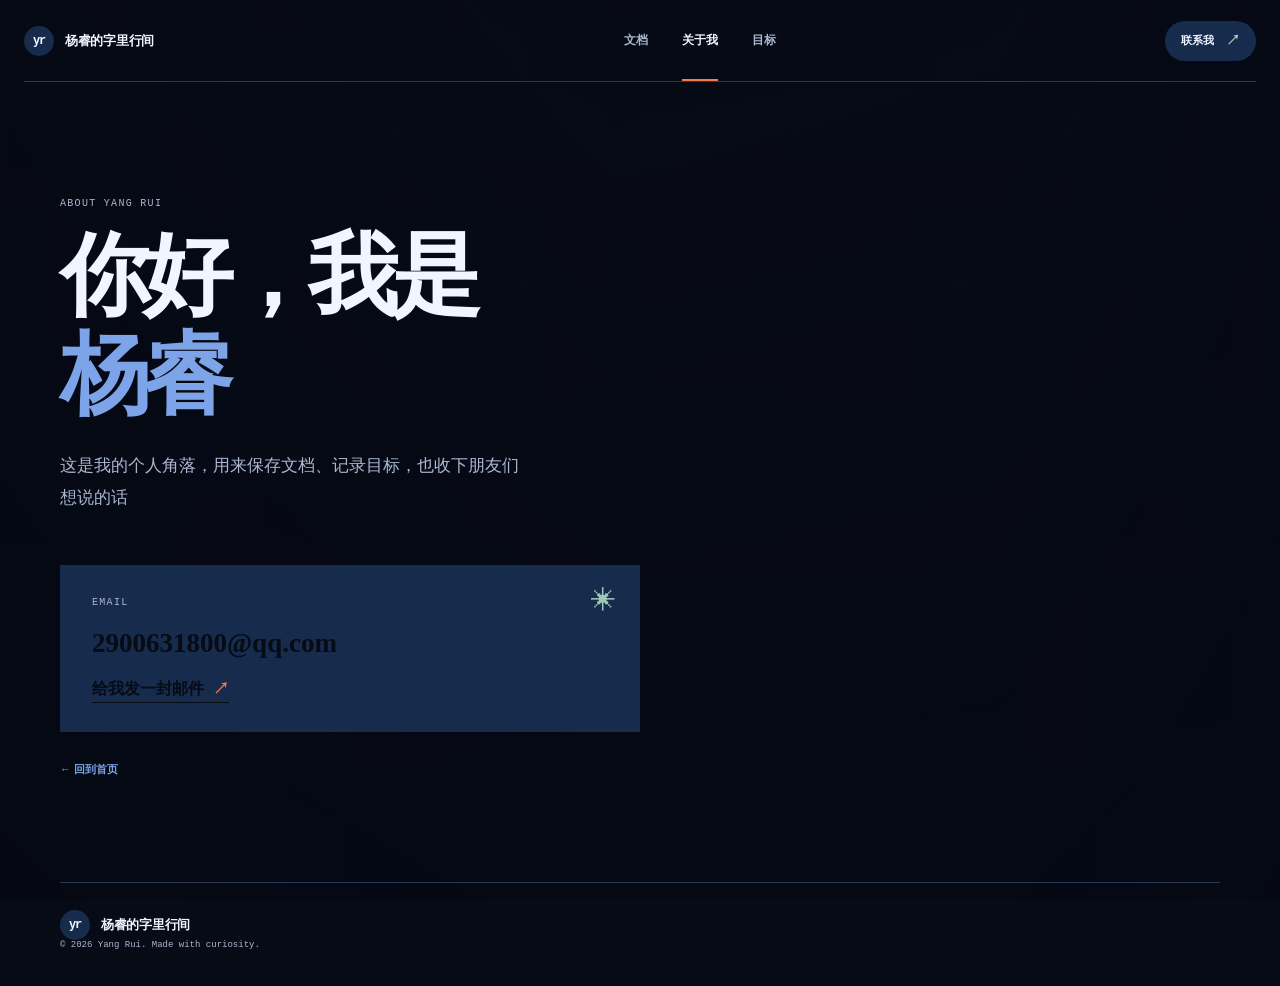
<file: about.html>
<!doctype html><html lang="zh-CN" class="dark"><head><meta charset="UTF-8"/><meta name="viewport" content="width=device-width,initial-scale=1.0"/><title>关于杨睿 · 个人博客</title><link rel="stylesheet" href="styles.css?v=20261001-darkjj"/></head><body><div class="site-shell"><header class="topbar"><a class="brand" href="index.html"><span class="brand-mark">yr</span><span>杨睿的字里行间</span></a><nav class="nav-links"><a href="index.html#documents">文档</a><a class="active" href="about.html">关于我</a><a href="index.html#goals">目标</a></nav><div class="top-actions"><a class="subscribe-button" href="mailto:2900631800@qq.com">联系我 <span>↗</span></a></div></header><main><section class="about-page section-wrap"><p class="eyebrow">ABOUT YANG RUI</p><h1>你好，我是<br/><em>杨睿</em></h1><p class="about-lead">这是我的个人角落，用来保存文档、记录目标，也收下朋友们想说的话</p><div class="contact-card"><span class="newsletter-icon">✳</span><p class="eyebrow">EMAIL</p><h2>2900631800@qq.com</h2><a class="text-link" href="mailto:2900631800@qq.com">给我发一封邮件 <span>↗</span></a></div><a class="back-link" href="index.html">← 回到首页</a></section></main><footer class="footer section-wrap"><div class="footer-brand"><span class="brand-mark">yr</span><span>杨睿的字里行间</span></div><div class="footer-bottom"><span>© 2026 Yang Rui. Made with curiosity.</span></div></footer></div></body></html>
</file>
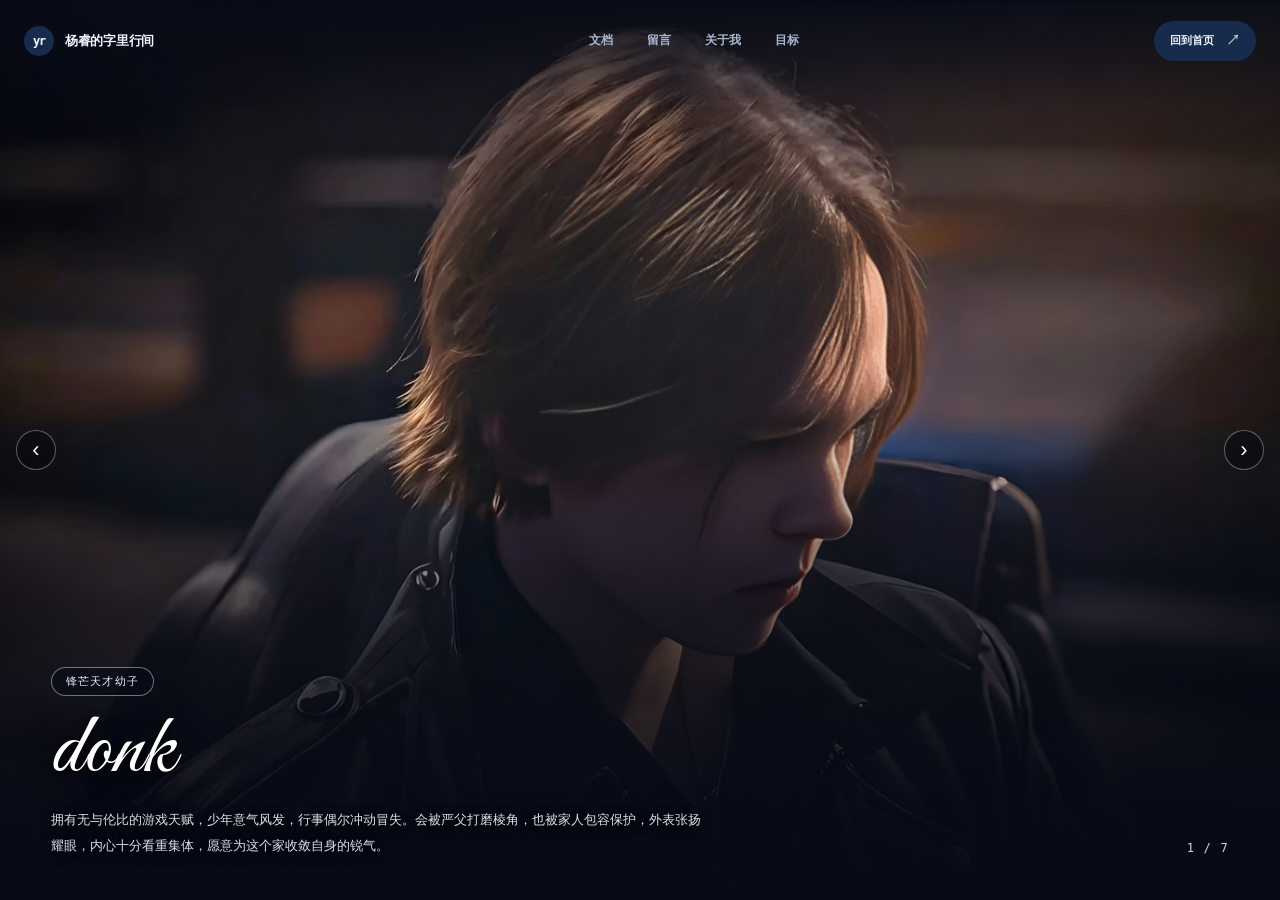
<file: cs2.html>
<!doctype html>
<html lang="zh-CN" class="dark">
  <head>
    <meta charset="UTF-8" />
    <meta name="viewport" content="width=device-width, initial-scale=1.0" />
    <title>Team Spirit · 杨睿的 CS2 主队</title>
    <link rel="preconnect" href="https://fonts.googleapis.com" />
    <link rel="preconnect" href="https://fonts.gstatic.com" crossorigin />
    <link href="https://fonts.googleapis.com/css2?family=Great+Vibes&display=swap" rel="stylesheet" />
    <link rel="stylesheet" href="styles.css?v=20261002-stage3" />
  </head>
  <body class="stage-page">
    <div class="site-shell">
      <header class="topbar">
        <a class="brand" href="index.html" aria-label="回到首页"><span class="brand-mark">yr</span><span>杨睿的字里行间</span></a>
        <nav class="nav-links" aria-label="主导航"><a href="index.html#documents">文档</a><a href="index.html#guestbook">留言</a><a href="about.html">关于我</a><a href="index.html#goals">目标</a></nav>
        <div class="top-actions"><a class="subscribe-button" href="index.html">回到首页 <span>↗</span></a></div>
      </header>

      <main class="stage" id="stage">
        <figure class="stage-slide is-active">
          <img class="stage-photo" src="assets/players/stage-donk.jpg?v=20261002i" alt="donk" />
          <figcaption>
            <span class="stage-role">锋芒天才幼子</span>
            <span class="stage-name">donk</span>
            <span class="stage-desc">拥有无与伦比的游戏天赋，少年意气风发，行事偶尔冲动冒失。会被严父打磨棱角，也被家人包容保护，外表张扬耀眼，内心十分看重集体，愿意为这个家收敛自身的锐气。</span>
          </figcaption>
        </figure>

        <figure class="stage-slide">
          <img class="stage-photo" src="assets/players/stage-magixx.jpg?v=20261002i" alt="magixx" />
          <figcaption>
            <span class="stage-role">家中大哥</span>
            <span class="stage-name">magixx</span>
            <span class="stage-desc">作为队伍指挥，既要落实教练部署，又要照料一众弟妹。赛场背负巨大压力，私下擅长活跃氛围，遇事习惯主动背锅，串联起教练与选手，是维系家庭和睦可靠的顶梁柱。</span>
          </figcaption>
        </figure>

        <figure class="stage-slide">
          <img class="stage-photo" src="assets/players/stage-sh1ro.jpg?v=20261002i" alt="sh1ro" />
          <figcaption>
            <span class="stage-role">沉默自律二哥</span>
            <span class="stage-name">sh1ro</span>
            <span class="stage-desc">性格寡言内敛，对自我要求近乎严苛，几乎把全部时间投入训练。很少流露情绪，习惯独自消化挫败，不热衷热闹，可队伍陷入险境时，总会挺身而出，做沉默可靠的守护者。</span>
          </figcaption>
        </figure>

        <figure class="stage-slide">
          <img class="stage-photo" src="assets/players/stage-zont1x.webp?v=20261002i" alt="zont1x" style="object-position:50% 40%" />
          <figcaption>
            <span class="stage-role">沉稳二姐</span>
            <span class="stage-name">zont1x</span>
            <span class="stage-desc">不喜追逐聚光灯，甘愿包揽家里繁杂琐碎的事务，是家庭稳固的基石。拥有自己独立思考，敢于提出不一样的见解，平日里安静少言，可关键时刻足够靠谱，默默支撑整个家庭运转。</span>
          </figcaption>
        </figure>

        <figure class="stage-slide">
          <img class="stage-photo" src="assets/players/stage-tn1r.webp?v=20261002i" alt="tN1R" />
          <figcaption>
            <span class="stage-role">阳光小太阳弟弟</span>
            <span class="stage-name">tN1R</span>
            <span class="stage-desc">历经职业低谷与外界质疑，依旧保持乐观开朗。哪怕自身状态不顺，也会主动夸赞鼓舞队友，驱散队内压抑氛围。性格随和温暖，骨子里求胜心强烈，为家庭带来源源不断活力。</span>
          </figcaption>
        </figure>

        <figure class="stage-slide">
          <img class="stage-photo" src="assets/players/stage-hally.jpg?v=20261002i" alt="hally" />
          <figcaption>
            <span class="stage-role">严父</span>
            <span class="stage-name">hally</span>
            <span class="stage-desc">行事严格看重纪律，复盘时毫不留情指出问题，执掌队伍前进的大方向。外表严肃不苟言笑，却会替队员挡下外界非议，严厉之下藏着保护全队的心意，是整个家庭权威的掌舵人。</span>
          </figcaption>
        </figure>

        <figure class="stage-slide">
          <img class="stage-photo" src="assets/players/stage-s0tf1k.webp?v=20261002i" alt="S0tF1k" style="object-position:50% 10%" />
          <figcaption>
            <span class="stage-role">温柔慈母</span>
            <span class="stage-name">S0tF1k</span>
            <span class="stage-desc">作为严父的绝佳互补，擅长体察每个人的情绪波动，细心打磨战术细节。善于调解队内摩擦，在选手陷入自我否定时给予鼓励包容，默默守护少年们，给家庭带去温情与缓冲。</span>
          </figcaption>
        </figure>

        <button type="button" class="stage-arrow is-prev" id="stagePrev" aria-label="上一位">‹</button>
        <button type="button" class="stage-arrow is-next" id="stageNext" aria-label="下一位">›</button>
        <span class="stage-count" id="stageCount">1 / 7</span>
      </main>
    </div>

    <script>
      (function () {
        var slides = Array.prototype.slice.call(document.querySelectorAll('.stage-slide'));
        var counter = document.getElementById('stageCount');
        var current = 0;

        function show(index) {
          current = (index + slides.length) % slides.length;
          slides.forEach(function (slide, i) { slide.classList.toggle('is-active', i === current); });
          if (counter) counter.textContent = (current + 1) + ' / ' + slides.length;
        }

        document.getElementById('stagePrev').addEventListener('click', function () { show(current - 1); });
        document.getElementById('stageNext').addEventListener('click', function () { show(current + 1); });
        document.addEventListener('keydown', function (e) {
          if (e.key === 'ArrowLeft') show(current - 1);
          if (e.key === 'ArrowRight') show(current + 1);
        });
        show(0);
      })();
    </script>
  </body>
</html>
</file>
<file: styles.css>
:root {
  --paper: #f4f0e8;
  --paper-2: #ebe6dc;
  --ink: #1d2723;
  --muted: #69736e;
  --line: #d8d3c8;
  --green: #18263f;
  --green-2: #314d78;
  --orange: #ef6a45;
  --serif: 'Noto Serif SC', Georgia, serif;
  --sans: 'Manrope', -apple-system, BlinkMacSystemFont, 'Segoe UI', sans-serif;
  --mono: 'DM Mono', monospace;
}

* { box-sizing: border-box; }
html { scroll-behavior: smooth; }
body { margin: 0; background: var(--paper); color: var(--ink); font-family: var(--sans); transition: background .35s ease, color .35s ease; }
body::before { content: ''; position: fixed; inset: -8vh 0; z-index: -2; background-image: var(--wallpaper, none); background-size: cover; background-position: center calc(18% + var(--bg-shift, 0px)); opacity: .76; filter: saturate(1.18) contrast(1.16) brightness(.96); transform: translate3d(0, var(--bg-parallax, 0px), 0) scale(1.04); transition: background-image .4s ease, opacity .35s ease, transform .12s linear; will-change: transform; }
body::after { content: ''; position: fixed; inset: 0; z-index: -1; pointer-events: none; background: linear-gradient(90deg, rgba(244,240,232,.95) 0%, rgba(244,240,232,.78) 38%, rgba(244,240,232,.35) 75%, rgba(244,240,232,.72) 100%), linear-gradient(180deg, rgba(244,240,232,.42), rgba(244,240,232,.88)); }
a { color: inherit; text-decoration: none; }
button, input { font: inherit; }
button { border: 0; cursor: pointer; }
.site-shell { min-height: 100vh; overflow: hidden; }
.section-wrap { width: min(1160px, calc(100% - 64px)); margin: 0 auto; }
.topbar { height: 82px; display: flex; align-items: center; justify-content: space-between; width: min(1240px, calc(100% - 48px)); margin: 0 auto; border-bottom: 1px solid var(--line); }
.brand, .footer-brand { display: inline-flex; align-items: center; gap: 11px; font-size: 13px; font-weight: 800; letter-spacing: -.02em; }
.brand-mark { display: grid; place-items: center; width: 30px; height: 30px; border-radius: 50%; color: var(--paper); background: var(--green); font-family: var(--mono); font-size: 12px; letter-spacing: -.1em; }
.nav-links { display: flex; gap: 34px; margin-left: 80px; color: var(--muted); font-size: 12px; font-weight: 700; }
.nav-links a { position: relative; padding: 31px 0; }
.nav-links a.active, .nav-links a:hover { color: var(--ink); }
.nav-links a.active::after { content: ''; position: absolute; left: 0; right: 0; bottom: -1px; height: 2px; background: var(--orange); }
.top-actions { display: flex; align-items: center; gap: 13px; }
.icon-btn, .menu-btn { width: 35px; height: 35px; display: grid; place-items: center; background: transparent; color: var(--muted); font-size: 18px; border-radius: 50%; }
.icon-btn:hover { background: var(--paper-2); color: var(--ink); }
.subscribe-button { display: flex; gap: 12px; align-items: center; padding: 11px 16px; color: var(--paper); background: var(--green); border-radius: 100px; font-size: 11px; font-weight: 700; transition: transform .2s ease, background .2s ease; }
.subscribe-button:hover { background: var(--green-2); transform: translateY(-2px); }
.subscribe-button span { color: #b0d9c8; font-size: 14px; }
.menu-btn { display: none; }
.hero { display: grid; grid-template-columns: 1.15fr .85fr; gap: 74px; padding-top: 108px; padding-bottom: 106px; }
.eyebrow { margin: 0 0 18px; color: var(--muted); font-family: var(--mono); font-size: 10px; letter-spacing: .13em; }
.eyebrow-dot { display: inline-block; width: 7px; height: 7px; margin-right: 8px; border-radius: 50%; background: var(--orange); vertical-align: 1px; }
h1, h2, h3, p { margin-top: 0; }
h1 { max-width: 670px; margin-bottom: 25px; font-family: var(--serif); font-size: clamp(46px, 6vw, 83px); line-height: 1.1; letter-spacing: -.08em; font-weight: 600; }
h1 em { color: var(--green-2); font-style: normal; }
.hero-intro { max-width: 440px; color: var(--muted); font-family: var(--serif); font-size: 16px; line-height: 1.9; }
.hero-meta { display: flex; align-items: center; gap: 14px; margin-top: 33px; color: var(--muted); font-size: 11px; }
.text-link { color: var(--ink); font-weight: 800; border-bottom: 1px solid var(--ink); padding-bottom: 5px; }
.text-link span { color: var(--orange); padding-left: 5px; font-size: 16px; }
.meta-separator { color: var(--line); font-size: 20px; }
.location { display: inline-flex; align-items: center; gap: 6px; }
.status-pulse { width: 7px; height: 7px; border-radius: 50%; background: #5579b8; box-shadow: 0 0 0 4px rgba(85,121,184,.18); }
.hero-note { position: relative; min-height: 290px; align-self: center; padding: 27px 32px; color: var(--paper); background: linear-gradient(145deg, rgba(24,38,63,.96), rgba(49,77,120,.92)); overflow: hidden; transform: rotate(2.3deg); box-shadow: 15px 17px 0 rgba(24,38,63,.18); border-radius: 6px; }
.hero-note::before { content: ''; position: absolute; inset: 12px; border: 1px solid rgba(255,255,255,.22); pointer-events: none; }
.note-topline { position: relative; display: flex; justify-content: space-between; color: #b8c9e8; font-family: var(--mono); font-size: 9px; letter-spacing: .08em; }
.note-quote { position: relative; margin-top: 50px; font-family: var(--serif); font-size: 24px; line-height: 1.75; letter-spacing: -.03em; }
.note-author { position: relative; margin-top: 18px; color: #b8c9e8; font-family: var(--mono); font-size: 10px; }
.note-lines { position: absolute; right: -14px; bottom: 20px; width: 130px; height: 50px; background: repeating-linear-gradient(125deg, transparent 0 8px, rgba(255,255,255,.16) 8px 9px); transform: rotate(-16deg); }
.ticker { padding: 15px 0; background: var(--orange); color: #2a241f; overflow: hidden; }
.ticker-track { width: max-content; display: flex; align-items: center; gap: 27px; padding-left: 15px; animation: ticker 46s linear infinite; font-family: var(--serif); font-size: 14px; letter-spacing: .04em; white-space: nowrap; }
.ticker i { font-size: 13px; font-style: normal; }
@keyframes ticker { to { transform: translateX(-25%); } }
.content-grid { display: grid; grid-template-columns: minmax(0, 1fr) 320px; gap: 76px; padding-top: 94px; padding-bottom: 118px; }
.section-heading { display: flex; align-items: end; justify-content: space-between; border-bottom: 1px solid var(--line); padding-bottom: 20px; }
.section-heading h2 { margin: 0; font-family: var(--serif); font-size: 32px; letter-spacing: -.05em; font-weight: 600; }
.article-count { color: var(--muted); font-family: var(--mono); font-size: 10px; }
.section-heading.compact { margin-bottom: 20px; }
.upload-panel, .guestbook-panel, .goals-panel { margin-top: 25px; padding: 32px; border: 1px solid rgba(21,62,53,.1); background: linear-gradient(145deg, rgba(255,255,255,.46), rgba(235,230,220,.52)); box-shadow: 0 18px 40px rgba(21,62,53,.06); border-radius: 18px; }
.upload-panel { text-align: center; border-style: dashed; }
.upload-symbol { display: grid; place-items: center; width: 48px; height: 48px; margin: 0 auto 15px; color: var(--paper); background: var(--green); border-radius: 50%; font-size: 25px; }
.upload-panel h3 { margin-bottom: 8px; font-family: var(--serif); font-size: 21px; }
.upload-panel p { max-width: 420px; margin: 0 auto 17px; color: var(--muted); font-family: var(--serif); font-size: 13px; line-height: 1.6; }
#documentInput { display:none; }
.upload-button, .goal-form button, .guestbook-form button { display: inline-block; padding: 10px 15px; color: var(--paper); background: var(--green); border-radius: 100px; font-size: 11px; font-weight: 800; cursor: pointer; }
.upload-list { margin-top: 18px; color: var(--muted); font-family: var(--mono); font-size: 10px; }
.guestbook-panel, .goals-panel { padding: 32px; }
.guestbook-form textarea { width: 100%; min-height: 190px; resize: vertical; padding: 20px; border: 0; border-radius: 16px; outline: none; color: var(--ink); background: linear-gradient(135deg, rgba(255,255,255,.75), rgba(244,240,232,.85)); box-shadow: inset 0 0 0 1px rgba(21,62,53,.1), 0 12px 28px rgba(21,62,53,.06); font-family: var(--serif); font-size: 16px; line-height: 1.8; transition: box-shadow .2s ease, transform .2s ease; }
.guestbook-form textarea:focus { box-shadow: inset 0 0 0 2px var(--green-2), 0 15px 35px rgba(21,62,53,.11); transform: translateY(-2px); }
.form-row { display: flex; align-items: center; justify-content: space-between; margin-top: 10px; color: var(--muted); font-family: var(--mono); font-size: 9px; }
.guestbook-form button { border: 0; }
.message-list { display: flex; flex-direction: column; gap: 9px; margin-top: 18px; }
.message-item, .goal-item { padding: 13px 15px; border-left: 3px solid var(--orange); background: var(--paper-2); font-family: var(--serif); font-size: 13px; line-height: 1.6; }
.message-time { display:block; margin-top: 6px; color: var(--muted); font-family: var(--mono); font-size: 9px; }
.goal-form { display: grid; grid-template-columns: 1fr 120px auto; gap: 8px; }
.goal-form input, .goal-form select { min-width: 0; padding: 11px 12px; border: 1px solid var(--line); outline: none; color: var(--ink); background: var(--paper-2); font-size: 11px; }
.goal-list { display: flex; flex-direction: column; gap: 9px; margin-top: 18px; }
.now-form { display: flex; gap: 8px; margin-top: 15px; }
.now-form input { min-width: 0; flex: 1; padding: 10px 12px; border: 1px solid var(--line); border-radius: 8px; outline: none; color: var(--ink); background: var(--paper-2); font-size: 11px; }
.now-form button { padding: 10px 14px; color: var(--paper); background: var(--green); border-radius: 8px; font-size: 10px; font-weight: 800; }
.now-list .now-item { display: grid; grid-template-columns: 29px 1fr auto; gap: 8px; padding: 13px 0; border-bottom: 1px solid var(--line); font-family: var(--serif); font-size: 12px; line-height: 1.5; }
.now-item button { color: var(--orange); background: none; font-size: 16px; }
.goal-item { display:flex; align-items:center; justify-content:space-between; gap: 14px; border-left-color: var(--green-2); }
.goal-tag { flex: 0 0 auto; color: var(--muted); font-family: var(--mono); font-size: 9px; }
.goal-item button { color: var(--orange); background: none; font-size: 16px; }
.about-page { min-height: 650px; padding: 116px 0 105px; }
.about-page h1 { font-size: clamp(50px, 7vw, 90px); }
.about-lead { max-width: 470px; margin: 26px 0 50px; color: var(--muted); font-family: var(--serif); font-size: 17px; line-height: 1.9; }
.contact-card { position: relative; max-width: 580px; padding: 32px; color: var(--paper); background: var(--green); }
.contact-card h2 { margin: 20px 0 20px; color: var(--paper); font-family: var(--serif); font-size: 27px; }
.contact-card .text-link { color: var(--paper); border-color: var(--paper); }
.back-link { display: inline-block; margin-top: 30px; color: var(--green-2); font-size: 11px; font-weight: 800; }
.filter-row { display: flex; gap: 8px; margin: 22px 0 10px; }
.filter-chip { padding: 9px 14px; border: 1px solid transparent; background: transparent; color: var(--muted); font-size: 11px; border-radius: 100px; }
.filter-chip.active, .filter-chip:hover { border-color: var(--green); color: var(--paper); background: var(--green); }
.articles-list { display: flex; flex-direction: column; }
.article-card { display: grid; grid-template-columns: 200px minmax(0, 1fr); gap: 26px; padding: 26px 0; border-bottom: 1px solid var(--line); transition: transform .25s ease; }
.article-card:hover { transform: translateX(6px); }
.article-card.featured { padding-top: 24px; }
.article-image { position: relative; min-height: 151px; overflow: hidden; background-color: #b7bcb1; background-position: center; background-size: cover; }
.image-one { background-image: linear-gradient(135deg, rgba(16,46,39,.15), rgba(16,46,39,.45)), url('https://images.unsplash.com/photo-1558655146-d09347e92766?auto=format&fit=crop&w=700&q=80'); }
.image-two { background-image: linear-gradient(135deg, rgba(86,67,52,.15), rgba(86,67,52,.45)), url('https://images.unsplash.com/photo-1516321318423-f06f85e504b3?auto=format&fit=crop&w=700&q=80'); }
.image-three { background-image: linear-gradient(135deg, rgba(48,62,54,.1), rgba(48,62,54,.45)), url('https://images.unsplash.com/photo-1490730141103-6cac27aaab94?auto=format&fit=crop&w=700&q=80'); }
.image-label { position: absolute; left: 13px; bottom: 12px; color: #fff; font-family: var(--mono); font-size: 9px; text-shadow: 0 1px 5px rgba(0,0,0,.3); }
.image-arrow { position: absolute; top: 11px; right: 12px; display: grid; place-items: center; width: 28px; height: 28px; color: var(--ink); background: rgba(244,240,232,.88); border-radius: 50%; }
.article-top { display: flex; gap: 13px; color: var(--muted); font-family: var(--mono); font-size: 9px; }
.article-top span + span::before { content: '·'; padding-right: 13px; color: var(--line); }
.article-content h3 { max-width: 450px; margin: 13px 0 8px; font-family: var(--serif); font-size: 22px; line-height: 1.4; letter-spacing: -.04em; font-weight: 600; }
.article-content p { max-width: 470px; margin-bottom: 16px; color: var(--muted); font-family: var(--serif); font-size: 13px; line-height: 1.7; }
.read-link { color: var(--green-2); font-size: 10px; font-weight: 800; }
.read-link span { color: var(--orange); padding-left: 5px; font-size: 15px; }
.load-more { display: block; margin: 28px auto 0; padding: 12px 18px; border: 1px solid var(--line); color: var(--green); background: transparent; border-radius: 100px; font-size: 11px; font-weight: 800; }
.load-more:hover { background: var(--paper-2); border-color: var(--green); }
.sidebar { display: flex; flex-direction: column; gap: 18px; }
.side-card { padding: 24px; border: 1px solid var(--line); background: rgba(255,255,255,.18); }
.profile-card { padding-top: 26px; }
.profile-avatar { width: 62px; height: 62px; margin-bottom: 29px; display: grid; place-items: center; border-radius: 50%; color: var(--paper); background: var(--orange); font-family: var(--serif); font-size: 28px; font-weight: 700; transform: rotate(-8deg); }
.profile-avatar span { margin-left: -2px; color: var(--green); font-size: 19px; }
.side-card .eyebrow { margin-bottom: 12px; }
.side-card h3 { margin-bottom: 11px; font-family: var(--serif); font-size: 21px; letter-spacing: -.05em; }
.side-card p:not(.eyebrow):not(.updated-time):not(.form-message) { color: var(--muted); font-family: var(--serif); font-size: 13px; line-height: 1.75; }
.side-link { display: inline-block; margin-top: 10px; color: var(--green-2); font-size: 10px; font-weight: 800; border-bottom: 1px solid var(--green-2); padding-bottom: 4px; }
.side-link span { color: var(--orange); margin-left: 5px; }
.side-card-heading { display: flex; justify-content: space-between; align-items: start; }
.live-badge { color: #5579b8; font-family: var(--mono); font-size: 9px; }
.now-card h3 { margin-bottom: 17px; }
.cs2-card { position: relative; display: flex; align-items: center; gap: 13px; color: var(--ink); text-decoration: none; overflow: hidden; border-color: rgba(125, 164, 232, .26); background: linear-gradient(140deg, rgba(23, 43, 77, .92), rgba(9, 14, 26, .94)); transition: transform .2s ease, border-color .2s ease; }
.cs2-card:hover { transform: translateY(-3px); border-color: rgba(125, 164, 232, .62); }
.cs2-card-icon { flex: 0 0 52px; width: 52px; height: 52px; display: grid; place-items: center; border: 1px solid rgba(255, 255, 255, .16); border-radius: 15px; background: #05070d; }
.cs2-card-icon img { width: 36px; height: 36px; object-fit: contain; }
.cs2-card-copy { display: flex; min-width: 0; flex-direction: column; gap: 3px; }
.cs2-card-copy .eyebrow { margin: 0; color: #7da4e8; }
.cs2-card-title { color: #f1f5ff; font-family: var(--serif); font-size: 19px; font-weight: 700; letter-spacing: -.04em; }
.cs2-card-note { color: #9db0cf; font-family: var(--mono); font-size: 9px; }
.cs2-card-arrow { margin-left: auto; color: #7da4e8; font-size: 20px; }
.stage-page .topbar { position: absolute; top: 0; left: 0; right: 0; z-index: 6; border-bottom-color: transparent; }
.stage { position: relative; width: 100%; height: 100vh; min-height: 520px; overflow: hidden; background: #070b16; }
.stage-slide { position: absolute; inset: 0; margin: 0; opacity: 0; transition: opacity .55s ease; }
.stage-slide.is-active { opacity: 1; }
.stage-fill { display: none; }
.stage-photo { position: relative; z-index: 1; display: block; width: 100%; height: 100%; object-fit: cover; object-position: 50% 34%; filter: saturate(1.05) contrast(1.04) brightness(.99); }
.stage-slide::after { content: ''; position: absolute; inset: 0; z-index: 2; background: linear-gradient(180deg, rgba(7, 11, 22, .96) 0%, rgba(7, 11, 22, .74) 6%, rgba(7, 11, 22, .34) 13%, rgba(7, 11, 22, .04) 26%, rgba(7, 11, 22, 0) 46%, rgba(7, 11, 22, .46) 62%, rgba(7, 11, 22, .84) 82%, rgba(7, 11, 22, .97) 94%, #070b16 100%), radial-gradient(128% 100% at 50% 46%, rgba(7, 11, 22, 0) 46%, rgba(7, 11, 22, .26) 74%, rgba(7, 11, 22, .7) 100%); }
.stage-slide figcaption { position: absolute; left: clamp(20px, 4vw, 60px); right: clamp(20px, 4vw, 60px); bottom: clamp(18px, 4.5vh, 50px); z-index: 3; display: flex; flex-direction: column; align-items: flex-start; gap: 12px; max-width: min(660px, 56vw); }
.stage-role { display: inline-block; padding: 6px 14px; border: 1px solid rgba(255, 255, 255, .42); border-radius: 999px; color: #e6eeff; background: rgba(7, 11, 22, .55); font-family: var(--mono); font-size: 11px; letter-spacing: .1em; backdrop-filter: blur(2px); }
.stage-name { color: #fff; font-family: "Great Vibes", "Noto Serif SC", cursive; font-size: clamp(44px, 6.8vw, 96px); font-weight: 400; line-height: 1; letter-spacing: .01em; text-shadow: 0 6px 30px rgba(0, 0, 0, .72), 0 2px 10px rgba(0, 0, 0, .6); }
.stage-desc { color: rgba(238, 244, 255, .92); font-family: var(--serif); font-size: clamp(13px, 1.05vw, 15px); line-height: 1.95; text-shadow: 0 2px 14px rgba(0, 0, 0, .8), 0 1px 4px rgba(0, 0, 0, .7); }
.stage-arrow { position: absolute; top: 50%; z-index: 3; width: 40px; height: 40px; margin-top: -20px; padding: 0; display: grid; place-items: center; border: 1px solid rgba(255, 255, 255, .34); border-radius: 50%; color: #fff; background: rgba(5, 7, 13, .42); font-size: 22px; line-height: 1; cursor: pointer; transition: background .2s ease, border-color .2s ease; }
.stage-arrow:hover { background: rgba(5, 7, 13, .74); border-color: #fff; }
.stage-arrow.is-prev { left: 16px; }
.stage-arrow.is-next { right: 16px; }
.stage-count { position: absolute; right: clamp(18px, 4vw, 56px); bottom: clamp(20px, 5vh, 54px); z-index: 3; color: rgba(255, 255, 255, .82); font-family: var(--mono); font-size: 12px; letter-spacing: .1em; }
@media (max-width: 850px) { .stage { height: calc(100vh - 70px); } .stage-arrow { width: 34px; height: 34px; margin-top: -17px; font-size: 18px; } .stage-arrow.is-prev { left: 8px; } .stage-arrow.is-next { right: 8px; } }
.now-list { padding: 0; margin: 0; list-style: none; border-top: 1px solid var(--line); }
.now-list li { display: grid; grid-template-columns: 29px 1fr; gap: 8px; padding: 13px 0; border-bottom: 1px solid var(--line); font-family: var(--serif); font-size: 12px; line-height: 1.5; }
.now-index { color: var(--orange); font-family: var(--mono); font-size: 9px; }
.updated-time { margin: 16px 0 0; color: var(--muted); font-family: var(--mono); font-size: 9px; }
.newsletter-card { position: relative; overflow: hidden; color: var(--paper); background: var(--green); border-color: var(--green); }
.newsletter-card::after { content: ''; position: absolute; right: -40px; top: -40px; width: 145px; height: 145px; border: 1px solid rgba(255,255,255,.13); border-radius: 50%; box-shadow: 0 0 0 20px rgba(255,255,255,.04), 0 0 0 40px rgba(255,255,255,.04); }
.newsletter-icon { position: absolute; right: 24px; top: 21px; color: #9fc7b5; font-size: 25px; }
.newsletter-card .eyebrow { color: #9fc7b5; }
.newsletter-card h3 { position: relative; z-index: 1; color: var(--paper); }
.newsletter-card p:not(.eyebrow):not(.form-message) { position: relative; z-index: 1; color: #b4cbc1; }
.subscribe-form { position: relative; z-index: 1; display: flex; align-items: center; margin-top: 20px; padding: 5px 5px 5px 13px; background: rgba(255,255,255,.1); border: 1px solid rgba(255,255,255,.23); border-radius: 5px; }
.subscribe-form input { min-width: 0; flex: 1; border: 0; outline: none; color: var(--paper); background: transparent; font-size: 11px; }
.subscribe-form input::placeholder { color: #9fc7b5; }
.subscribe-form button { width: 30px; height: 30px; color: var(--green); background: var(--orange); border-radius: 4px; font-size: 17px; }
.form-message { position: relative; z-index: 1; min-height: 14px; margin: 7px 0 0; color: #f9aa91; font-family: var(--mono); font-size: 9px; }
.footer { padding: 27px 0 36px; border-top: 1px solid var(--line); }
.footer-links { display: flex; gap: 22px; margin: 19px 0 48px; color: var(--muted); font-size: 11px; }
.footer-links a:hover, .footer-social a:hover { color: var(--green-2); }
.footer-bottom { display: flex; justify-content: space-between; color: var(--muted); font-family: var(--mono); font-size: 9px; }
.footer-social { display: flex; gap: 16px; }
.wallpaper-picker { margin: 35px 0 42px; padding: 25px 0 0; border-top: 1px solid var(--line); }
.wallpaper-picker-heading { display: flex; align-items: end; justify-content: space-between; gap: 20px; }
.wallpaper-picker h2 { margin: 0; font-family: var(--serif); font-size: 24px; letter-spacing: -.05em; }
.wallpaper-options { display: grid; grid-template-columns: repeat(5, minmax(0, 1fr)); gap: 12px; margin-top: 20px; }
.wallpaper-option { position: relative; min-height: 105px; overflow: hidden; padding: 0; border: 2px solid transparent; border-radius: 12px; background: var(--paper-2); cursor: pointer; box-shadow: 0 8px 20px rgba(21,62,53,.08); transition: transform .2s ease, border-color .2s ease; }
.wallpaper-option:hover { transform: translateY(-3px); }
.wallpaper-option.active { border-color: var(--orange); }
.wallpaper-option::after { content: ''; position: absolute; inset: 0; background: linear-gradient(180deg, transparent 22%, rgba(0,0,0,.68)); }
.wallpaper-option span { position: absolute; z-index: 1; left: 11px; right: 8px; bottom: 9px; color: #fff; text-align: left; font-family: var(--mono); font-size: 9px; letter-spacing: .04em; text-shadow: 0 1px 4px rgba(0,0,0,.4); }
.wallpaper-option small { display: block; margin-top: 3px; color: rgba(255,255,255,.76); font-family: var(--sans); font-size: 9px; }
.dark body::before { opacity: .96; background-position: center calc(17% + var(--bg-shift, 0px)); filter: saturate(1.48) contrast(1.34) brightness(.92); }
.dark body::after { background: linear-gradient(90deg, rgba(5,9,20,.58), rgba(5,9,20,.22) 48%, rgba(5,9,20,.28) 78%, rgba(5,9,20,.56)), linear-gradient(180deg, rgba(5,9,20,.08), rgba(5,9,20,.62)); }
.sr-only { position: absolute; width: 1px; height: 1px; padding: 0; margin: -1px; overflow: hidden; clip: rect(0, 0, 0, 0); white-space: nowrap; border: 0; }
.admin-only { display: none; }
.admin-only.visible { display: flex; }
.dark { --paper: #070b16; --paper-2: #111a2d; --ink: #f1f5ff; --muted: #aab7cf; --line: #2b3853; --green: #172b4d; --green-2: #7da4e8; --orange: #f47b4d; }
.dark .brand-mark, .dark .subscribe-button, .dark .newsletter-card { color: #f1f5ff; background: #172b4d; }
.dark .article-image { filter: saturate(.92) brightness(.72); }
.dark .hero-note { color: #f1f5ff; background: linear-gradient(145deg, rgba(12,23,46,.97), rgba(27,55,96,.95)); box-shadow: 15px 17px 0 rgba(0,0,0,.34); }
.dark .upload-panel, .dark .guestbook-panel, .dark .goals-panel { background: linear-gradient(145deg, rgba(30,41,59,.95), rgba(17,24,39,.92)); border-color: rgba(216,229,255,.12); }
.dark .guestbook-form textarea { background: linear-gradient(135deg, #273750, #1c2940); color: #edf2ff; }
.dark .note-topline, .dark .note-author { color: #6885b4; }
.dark .note-lines { background: repeating-linear-gradient(125deg, transparent 0 8px, rgba(17,24,39,.14) 8px 9px); }
.dark .newsletter-card .eyebrow, .dark .newsletter-card p:not(.eyebrow):not(.form-message) { color: #7794c0; }
.dark .newsletter-card h3 { color: #f1f5ff; }
.dark .newsletter-card::after { border-color: rgba(125,164,232,.18); box-shadow: 0 0 0 20px rgba(125,164,232,.06), 0 0 0 40px rgba(125,164,232,.04); }
@media (max-width: 850px) {
  .section-wrap { width: min(100% - 40px, 620px); }
  .topbar { position: relative; width: calc(100% - 40px); }
  .nav-links { display: none; }
  .nav-links.mobile-open { position: absolute; z-index: 10; top: 69px; left: 0; right: 0; display: flex; gap: 22px; margin: 0; padding: 14px 18px; border: 1px solid var(--line); background: var(--paper); box-shadow: 0 10px 24px rgba(21,62,53,.08); }
  .nav-links.mobile-open a { padding: 7px 0; }
  .menu-btn { display: grid; }
  .hero { grid-template-columns: 1fr; gap: 54px; padding-top: 72px; padding-bottom: 70px; }
  .hero-note { max-width: 500px; width: 100%; justify-self: center; }
  .content-grid { grid-template-columns: 1fr; gap: 67px; padding-top: 65px; padding-bottom: 90px; }
  .sidebar { display: grid; grid-template-columns: 1fr 1fr; align-items: start; }
  .newsletter-card { grid-column: 1 / -1; }
}
@media (max-width: 560px) {
  .section-wrap { width: calc(100% - 32px); }
  .topbar { width: calc(100% - 32px); height: 70px; }
  .brand { font-size: 11px; }
  .brand-mark { width: 27px; height: 27px; }
  .subscribe-button { padding: 9px 11px; font-size: 10px; }
  .icon-btn { display: none; }
  h1 { font-size: 48px; }
  .hero-intro { font-size: 15px; }
  .hero-meta { flex-wrap: wrap; }
  .hero-note { min-height: 255px; padding: 23px; }
  .note-quote { margin-top: 36px; font-size: 21px; }
  .content-grid { padding-top: 57px; }
  .article-card { grid-template-columns: 1fr; gap: 18px; }
  .article-image { min-height: 190px; }
  .sidebar { display: flex; }
  .footer-bottom { flex-direction: column; gap: 13px; }
  .wallpaper-picker-heading { align-items: start; flex-direction: column; gap: 8px; }
  .wallpaper-options { grid-template-columns: repeat(2, minmax(0, 1fr)); }
  .goal-form { grid-template-columns: 1fr; }
}

.message-meta { display:flex; align-items:center; justify-content:space-between; gap:12px; }
.message-delete { padding:3px 8px; border:1px solid var(--line); border-radius:999px; color:var(--muted); background:transparent; font-family:var(--mono); font-size:9px; cursor:pointer; }
.message-delete:hover { color:var(--orange); border-color:var(--orange); }
.message-pagination { display:flex; align-items:center; justify-content:center; gap:14px; min-height:34px; margin-top:18px; }
.pagination-button { padding:8px 13px; border:1px solid var(--line); border-radius:999px; color:var(--ink); background:transparent; font-family:var(--mono); font-size:10px; cursor:pointer; transition:background .2s ease, border-color .2s ease, opacity .2s ease; }
.pagination-button:hover:not(:disabled) { border-color:var(--orange); background:var(--paper-2); }
.pagination-button:disabled { cursor:not-allowed; opacity:.38; }
.pagination-status { color:var(--muted); font-family:var(--mono); font-size:10px; }
</file>
